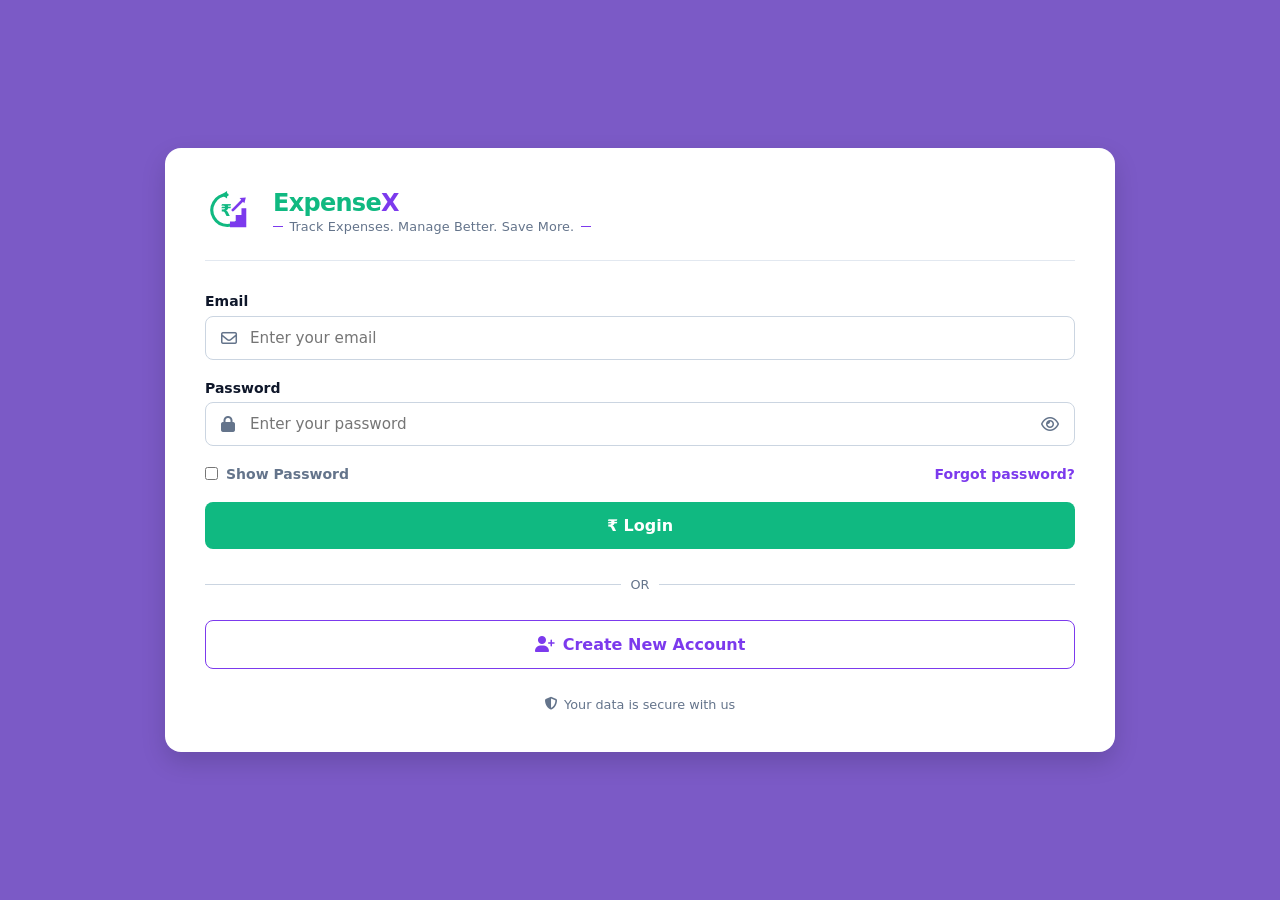
<file: expensex-backend/frontend/index.html>
<!DOCTYPE html>
<html lang="en">
<head>
  <meta charset="UTF-8" />
  <meta name="viewport" content="width=device-width, initial-scale=1.0" />
  <title>ExpenseX - Login</title>
  <link rel="preconnect" href="https://fonts.googleapis.com">
  <link rel="preconnect" href="https://fonts.gstatic.com" crossorigin>
  <link href="https://fonts.googleapis.com/css2?family=Poppins:wght@400;500;600;700;800&display=swap" rel="stylesheet">
  <link rel="stylesheet" href="https://cdnjs.cloudflare.com/ajax/libs/font-awesome/6.5.0/css/all.min.css" />
  <style>
    :root {
      --primary-color: #7c3aed;
      --primary-dark: #6d28d9;
      --bg-color: #7b5ac6;
      --card-bg: #ffffff;
      --text-main: #0f172a;
      --text-muted: #64748b;
      --border-color: #cbd5e1;
      --success: #10b981;
    }

    * {
      box-sizing: border-box;
      margin: 0;
      padding: 0;
      font-family: system-ui, -apple-system, BlinkMacSystemFont, 'Segoe UI', Roboto, sans-serif;
    }

    body {
      background-color: var(--bg-color);
      color: var(--text-main);
      padding: 2.5rem 1rem;
      display: flex;
      justify-content: center;
      align-items: center;
      min-height: 100vh;
    }

    .card {
      width: 100%;
      max-width: 950px;
      background-color: var(--card-bg);
      padding: 2.5rem;
      border-radius: 16px;
      box-shadow: 0 10px 25px rgba(0, 0, 0, 0.15);
    }

    .brand-header-center {
      display: flex;
      align-items: center;
      gap: 1.25rem;
      margin-bottom: 2rem;
      border-bottom: 1px solid #e2e8f0;
      padding-bottom: 1.5rem;
    }

    .brand-graphic {
      display: flex;
      align-items: center;
      justify-content: center;
      flex-shrink: 0;
    }

    .brand-svg {
      width: 48px;
      height: 48px;
    }

    .brand-name {
      font-size: 1.5rem;
      font-weight: 800;
      letter-spacing: -0.03em;
      line-height: 1.1;
      color: var(--success);
    }

    .brand-name .x-accent {
      color: var(--primary-color);
    }

    .brand-tagline {
      font-size: 0.8rem;
      color: var(--text-muted);
      margin-top: 0.2rem;
      font-weight: 500;
      letter-spacing: 0.01em;
      display: flex;
      align-items: center;
      gap: 0.4rem;
    }

    .brand-tagline .dash {
      display: inline-block;
      width: 10px;
      height: 1px;
      background-color: var(--primary-color);
    }

    form {
      display: flex;
      flex-direction: column;
      gap: 1.25rem;
    }

    .form-group {
      display: flex;
      flex-direction: column;
      gap: 0.4rem;
    }

    label {
      font-size: 0.875rem;
      font-weight: 600;
      color: var(--text-main);
    }

    .input-wrapper {
      position: relative;
      display: flex;
      align-items: center;
    }

    .field-icon {
      position: absolute;
      left: 1rem;
      color: var(--text-muted);
    }

    .toggle-password {
      position: absolute;
      right: 1rem;
      color: var(--text-muted);
      cursor: pointer;
    }

    input {
      width: 100%;
      padding: 0.75rem 2.75rem;
      border: 1px solid var(--border-color);
      border-radius: 8px;
      font-size: 0.95rem;
      outline: none;
      transition: border-color 0.2s, box-shadow 0.2s;
      background-color: #fff;
    }

    input:focus {
      border-color: var(--success);
      box-shadow: 0 0 0 3px rgba(16, 185, 129, 0.15);
    }

    .form-row {
      display: flex;
      justify-content: space-between;
      align-items: center;
      font-size: 0.875rem;
    }

    .checkbox-container {
      display: flex;
      align-items: center;
      gap: 0.5rem;
      color: var(--text-muted);
      cursor: pointer;
    }

    .checkbox-container input {
      width: auto;
      padding: 0;
    }

    .link {
      color: var(--primary-color);
      text-decoration: none;
      font-weight: 600;
    }

    .link:hover {
      text-decoration: underline;
    }

    .btn {
      width: 100%;
      padding: 0.875rem;
      border-radius: 8px;
      font-weight: 600;
      font-size: 1rem;
      cursor: pointer;
      text-align: center;
      text-decoration: none;
      border: none;
      transition: background-color 0.2s;
    }

    .btn-primary {
      background-color: var(--success);
      color: white;
    }

    .btn-primary:hover {
      background-color: #059669;
    }

    .divider {
      display: flex;
      align-items: center;
      text-align: center;
      color: var(--text-muted);
      margin: 0.5rem 0;
      font-size: 0.8rem;
    }

    .divider::before, .divider::after {
      content: '';
      flex: 1;
      border-bottom: 1px solid var(--border-color);
    }

    .divider::before { margin-right: .75em; }
    .divider::after { margin-left: .75em; }

    .btn-secondary {
      background-color: transparent;
      color: var(--primary-color);
      border: 1px solid var(--primary-color);
      display: flex;
      justify-content: center;
      align-items: center;
      gap: 0.5rem;
    }

    .btn-secondary:hover {
      background-color: rgba(124, 58, 237, 0.05);
    }

    .footer-note {
      text-align: center;
      font-size: 0.8rem;
      color: var(--text-muted);
      display: flex;
      justify-content: center;
      align-items: center;
      gap: 0.4rem;
      margin-top: 0.5rem;
    }
  </style>
</head>
<body>

  <main class="card">
    <header class="brand-header-center">
      <div class="brand-graphic">
        <svg viewBox="0 0 100 100" class="brand-svg">
          <path d="M 46 14 A 32 32 0 1 0 74 62" fill="none" stroke="#10b981" stroke-width="6.5" stroke-linecap="round" />
          <polygon points="46,6 46,22 34,14" fill="#10b981" />
          <text x="44" y="58" text-anchor="middle" font-size="34" font-weight="900" fill="#10b981" font-family="'Poppins', sans-serif">₹</text>
          <line x1="58" y1="46" x2="80" y2="24" stroke="#7c3aed" stroke-width="5.5" stroke-linecap="round" />
          <polygon points="85,20 72,21 82,32" fill="#7c3aed" />
          <path d="M 52 82 L 52 70 L 64 70 L 64 56 L 76 56 L 76 42 L 86 42 L 86 82 Z" fill="#7c3aed" />
        </svg>
      </div>
      <div>
        <h1 class="brand-name">Expense<span class="x-accent">X</span></h1>
        <p class="brand-tagline"><span class="dash"></span> Track Expenses. Manage Better. Save More. <span class="dash"></span></p>
      </div>
    </header>

    <form action="dashboard.html" id="loginForm">
      <div class="form-group">
        <label for="email">Email</label>
        <div class="input-wrapper">
          <i class="fa-regular fa-envelope field-icon"></i>
          <input type="email" id="email" placeholder="Enter your email" required />
        </div>
      </div>

      <div class="form-group">
        <label for="password">Password</label>
        <div class="input-wrapper">
          <i class="fa-solid fa-lock field-icon"></i>
          <input type="password" id="password" placeholder="Enter your password" required />
          <i class="fa-regular fa-eye toggle-password" id="eyeIcon" onclick="togglePassword()"></i>
        </div>
      </div>

      <div class="form-row">
        <label class="checkbox-container">
          <input type="checkbox" id="showPasswordCheck" onchange="syncPassword(this.checked)" />
          <span>Show Password</span>
        </label>
        <a href="#" class="link">Forgot password?</a>
      </div>

      <button type="submit" class="btn btn-primary">
        <span>₹</span> Login
      </button>

      <div class="divider">
        <span>OR</span>
      </div>

      <a href="register.html" class="btn btn-secondary">
        <i class="fa-solid fa-user-plus"></i> Create New Account
      </a>

      <div class="footer-note">
        <i class="fa-solid fa-shield-halved"></i>
        <span>Your data is secure with us</span>
      </div>
    </form>
  </main>

  <script>
    const passwordInput = document.getElementById('password');
    const eyeIcon = document.getElementById('eyeIcon');
    const showPasswordCheck = document.getElementById('showPasswordCheck');

    function togglePassword() {
      const isPassword = passwordInput.type === 'password';
      passwordInput.type = isPassword ? 'text' : 'password';
      eyeIcon.classList.toggle('fa-eye', !isPassword);
      eyeIcon.classList.toggle('fa-eye-slash', isPassword);
      showPasswordCheck.checked = isPassword;
    }

    function syncPassword(show) {
      passwordInput.type = show ? 'text' : 'password';
      eyeIcon.classList.toggle('fa-eye', !show);
      eyeIcon.classList.toggle('fa-eye-slash', show);
    }

    document.getElementById('loginForm').addEventListener('submit', function(e) {
      const emailVal = document.getElementById('email').value.trim();
      const userKey = emailVal.split('@')[0].toLowerCase();

      // Set the isolated user key for your backend/database lookups
      localStorage.setItem('expenseX_userkey', userKey);

      // Fetch the real saved full name from registration storage if available
      const registeredName = localStorage.getItem(`expenseX_saved_name_${userKey}`);
      if (registeredName) {
        localStorage.setItem('expenseX_fullname', registeredName);
      } else {
        const fallbackName = userKey.charAt(0).toUpperCase() + userKey.slice(1);
        localStorage.setItem('expenseX_fullname', fallbackName);
      }
    });
  </script>
</body>
</html>
</file>
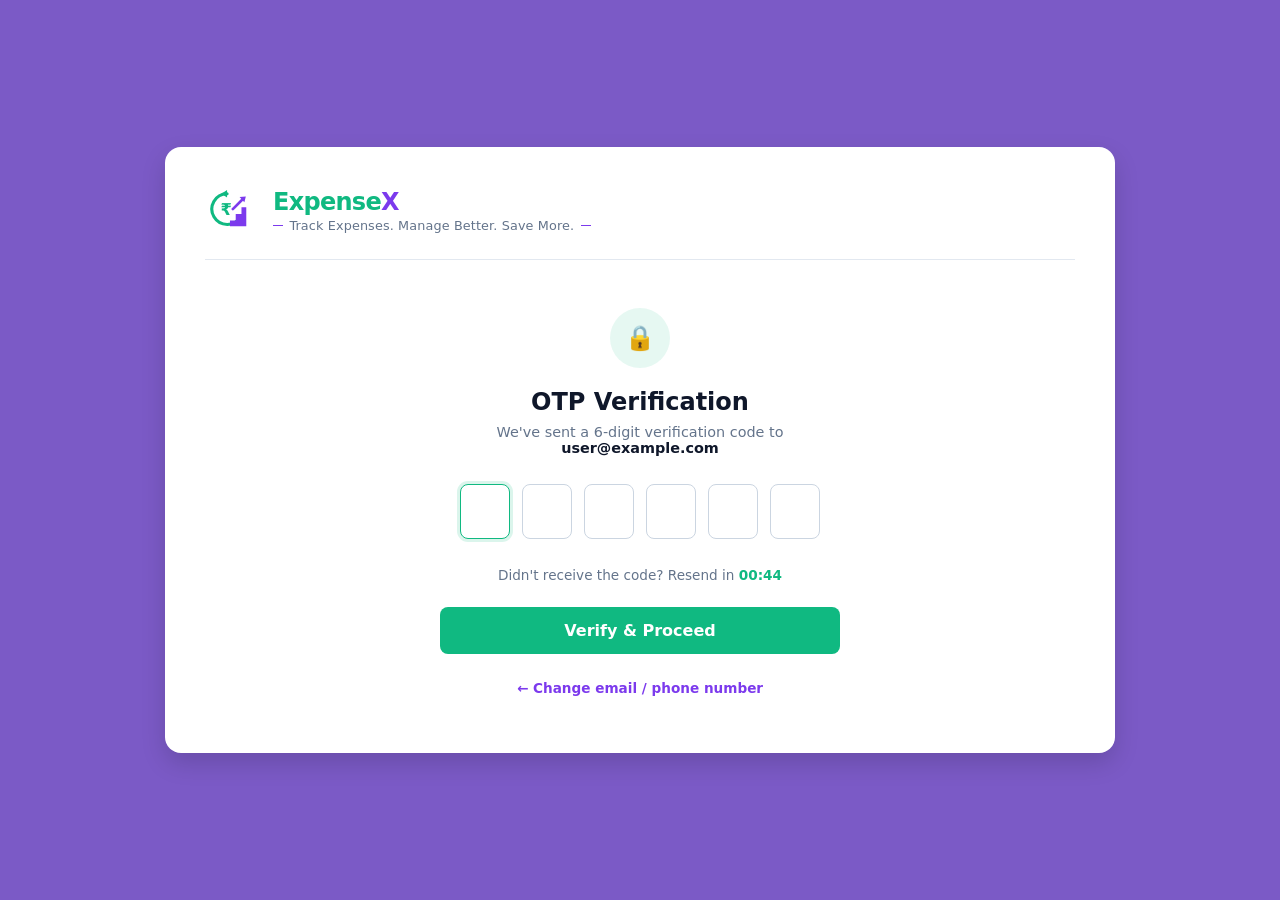
<file: expensex-backend/frontend/otp.html>
<!DOCTYPE html>
<html lang="en">
<head>
  <meta charset="UTF-8" />
  <meta name="viewport" content="width=device-width, initial-scale=1.0" />
  <title>ExpenseX - Verify OTP</title>
  <style>
    :root {
      --primary-color: #7c3aed;
      --primary-dark: #6d28d9;
      --bg-color: #7b5ac6;
      --card-bg: #ffffff;
      --text-main: #0f172a;
      --text-muted: #64748b;
      --border-color: #cbd5e1;
      --success: #10b981;
    }

    * {
      box-sizing: border-box;
      margin: 0;
      padding: 0;
      font-family: system-ui, -apple-system, BlinkMacSystemFont, 'Segoe UI', Roboto, sans-serif;
    }

    body {
      background-color: var(--bg-color);
      color: var(--text-main);
      padding: 2.5rem 1rem;
      display: flex;
      justify-content: center;
      align-items: center;
      min-height: 100vh;
    }

    .otp-container {
      width: 100%;
      max-width: 950px;
      background-color: var(--card-bg);
      padding: 2.5rem;
      border-radius: 16px;
      box-shadow: 0 10px 25px rgba(0, 0, 0, 0.15);
    }

    .brand-header-center {
      display: flex;
      align-items: center;
      gap: 1.25rem;
      margin-bottom: 2rem;
      border-bottom: 1px solid #e2e8f0;
      padding-bottom: 1.5rem;
    }

    .brand-graphic {
      display: flex;
      align-items: center;
      justify-content: center;
      flex-shrink: 0;
    }

    .brand-svg {
      width: 48px;
      height: 48px;
    }

    .brand-text-wrapper {
      display: flex;
      flex-direction: column;
      justify-content: center;
    }

    .brand-name {
      font-size: 1.5rem;
      font-weight: 800;
      letter-spacing: -0.03em;
      line-height: 1.1;
      color: var(--success);
    }

    .brand-name .x-accent {
      color: var(--primary-color);
    }

    .brand-tagline {
      font-size: 0.8rem;
      color: var(--text-muted);
      margin-top: 0.2rem;
      font-weight: 500;
      letter-spacing: 0.01em;
      display: flex;
      align-items: center;
      gap: 0.4rem;
    }

    .brand-tagline .dash {
      display: inline-block;
      width: 10px;
      height: 1px;
      background-color: var(--primary-color);
    }

    .otp-content {
      text-align: center;
      padding: 1rem 0;
    }

    .icon-badge {
      width: 60px;
      height: 60px;
      background-color: rgba(16, 185, 129, 0.1);
      color: var(--success);
      border-radius: 50%;
      display: flex;
      align-items: center;
      justify-content: center;
      margin: 0 auto 1.25rem auto;
      font-size: 1.5rem;
    }

    .brand-title {
      font-size: 1.5rem;
      font-weight: 800;
      color: var(--text-main);
      margin-bottom: 0.5rem;
    }

    .otp-inputs {
      display: flex;
      justify-content: center;
      gap: 0.75rem;
      margin: 1.75rem 0;
    }

    .otp-input {
      width: 50px;
      height: 55px;
      text-align: center;
      font-size: 1.25rem;
      font-weight: 700;
      border: 1px solid var(--border-color);
      border-radius: 8px;
      outline: none;
      transition: border-color 0.2s, box-shadow 0.2s;
    }

    .otp-input:focus {
      border-color: var(--success);
      box-shadow: 0 0 0 3px rgba(16, 185, 129, 0.15);
    }

    .submit-btn {
      width: 100%;
      max-width: 400px;
      padding: 0.875rem;
      background-color: var(--success);
      color: white;
      border: none;
      border-radius: 8px;
      font-weight: 600;
      font-size: 1rem;
      cursor: pointer;
      transition: background-color 0.2s;
      margin: 1rem auto 0 auto;
      display: block;
    }

    .submit-btn:hover {
      background-color: #059669;
    }

    .link {
      color: var(--primary-color);
      text-decoration: none;
      font-weight: 600;
    }

    .link:hover {
      text-decoration: underline;
    }
  </style>
</head>
<body>

  <main class="otp-container">
    <header class="brand-header-center">
      <div class="brand-graphic">
        <svg viewBox="0 0 100 100" class="brand-svg">
          <path d="M 46 14 A 32 32 0 1 0 74 62" fill="none" stroke="#10b981" stroke-width="6.5" stroke-linecap="round" />
          <polygon points="46,6 46,22 34,14" fill="#10b981" />
          <text x="44" y="58" text-anchor="middle" font-size="34" font-weight="900" fill="#10b981" font-family="'Poppins', sans-serif">₹</text>
          <line x1="58" y1="46" x2="80" y2="24" stroke="#7c3aed" stroke-width="5.5" stroke-linecap="round" />
          <polygon points="85,20 72,21 82,32" fill="#7c3aed" />
          <path d="M 52 82 L 52 70 L 64 70 L 64 56 L 76 56 L 76 42 L 86 42 L 86 82 Z" fill="#7c3aed" />
        </svg>
      </div>
      <div class="brand-text-wrapper">
        <h1 class="brand-name">Expense<span class="x-accent">X</span></h1>
        <p class="brand-tagline"><span class="dash"></span> Track Expenses. Manage Better. Save More. <span class="dash"></span></p>
      </div>
    </header>

    <div class="otp-content">
      <div class="icon-badge">🔒</div>

      <header>
        <h1 class="brand-title">OTP Verification</h1>
        <p style="font-size: 0.9rem; color: var(--text-muted); margin-top: 0.25rem;">
          We've sent a 6-digit verification code to<br />
          <strong style="color: var(--text-main);" id="userEmailDisplay">user@example.com</strong>
        </p>
      </header>

      <form action="index.html" method="GET">
        <div class="otp-inputs">
          <input type="text" class="otp-input" maxlength="1" pattern="[0-9]" inputmode="numeric" required />
          <input type="text" class="otp-input" maxlength="1" pattern="[0-9]" inputmode="numeric" required />
          <input type="text" class="otp-input" maxlength="1" pattern="[0-9]" inputmode="numeric" required />
          <input type="text" class="otp-input" maxlength="1" pattern="[0-9]" inputmode="numeric" required />
          <input type="text" class="otp-input" maxlength="1" pattern="[0-9]" inputmode="numeric" required />
          <input type="text" class="otp-input" maxlength="1" pattern="[0-9]" inputmode="numeric" required />
        </div>

        <div style="font-size: 0.85rem; color: var(--text-muted); margin-bottom: 1.5rem;">
          Didn't receive the code? 
          <span id="timerWrapper">Resend in <strong style="color: var(--success);" id="countdown">00:45</strong></span>
          <a href="#" class="link" id="resendBtn" style="display:none;" onclick="resendOtp(event)">Resend OTP</a>
        </div>

        <button type="submit" class="submit-btn">Verify & Proceed</button>

        <div style="margin-top: 1.5rem;">
          <a href="register.html" class="link" style="font-size: 0.85rem;">← Change email / phone number</a>
        </div>
      </form>
    </div>
  </main>

  <script>
    // Load email from localStorage
    const savedEmail = localStorage.getItem('expenseX_email');
    if (savedEmail) {
      document.getElementById('userEmailDisplay').textContent = savedEmail;
    }

    const inputs = document.querySelectorAll('.otp-input');
    const resendBtn = document.getElementById('resendBtn');
    const timerWrapper = document.getElementById('timerWrapper');
    const countdownEl = document.getElementById('countdown');

    inputs[0].focus();

    inputs.forEach((input, index) => {
      input.addEventListener('input', (e) => {
        const val = e.target.value.replace(/[^0-9]/g, '');
        e.target.value = val;
        if (val && index < inputs.length - 1) inputs[index + 1].focus();
      });

      input.addEventListener('keydown', (e) => {
        if (e.key === 'Backspace' && !input.value && index > 0) inputs[index - 1].focus();
      });
    });

    let timeLeft = 45;
    let timerInterval;

    function startTimer() {
      timeLeft = 45;
      resendBtn.style.display = 'none';
      timerWrapper.style.display = 'inline';
      clearInterval(timerInterval);

      timerInterval = setInterval(() => {
        timeLeft--;
        countdownEl.textContent = timeLeft < 10 ? `00:0${timeLeft}` : `00:${timeLeft}`;
        if (timeLeft <= 0) {
          clearInterval(timerInterval);
          timerWrapper.style.display = 'none';
          resendBtn.style.display = 'inline';
        }
      }, 1000);
    }

    function resendOtp(event) {
      event.preventDefault();
      inputs.forEach(input => input.value = '');
      inputs[0].focus();
      startTimer();
    }

    startTimer();
  </script>
</body>
</html>
</file>
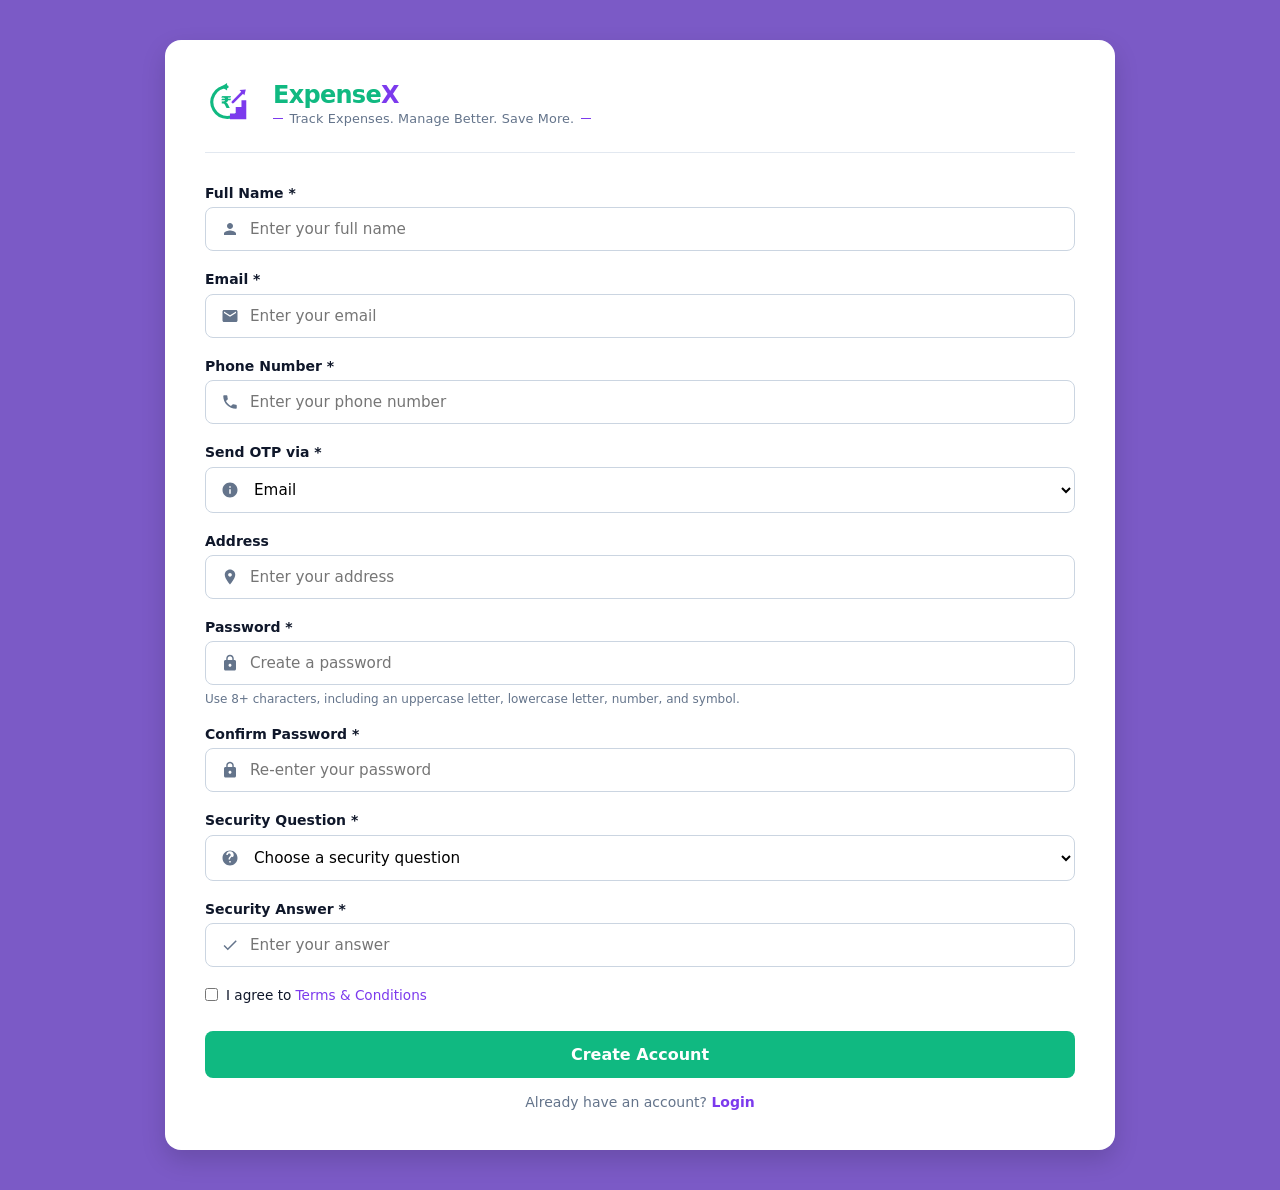
<file: expensex-backend/frontend/register.html>
<!DOCTYPE html>
<html lang="en">
<head>
  <meta charset="UTF-8">
  <meta name="viewport" content="width=device-width, initial-scale=1.0">
  <title>ExpenseX - Register</title>
  <style>
    :root {
      --primary-color: #7c3aed;
      --primary-dark: #6d28d9;
      --bg-color: #7b5ac6;
      --card-bg: #ffffff;
      --text-main: #0f172a;
      --text-muted: #64748b;
      --border-color: #cbd5e1;
      --success: #10b981;
    }

    * {
      box-sizing: border-box;
      margin: 0;
      padding: 0;
      font-family: system-ui, -apple-system, BlinkMacSystemFont, 'Segoe UI', Roboto, sans-serif;
    }

    body {
      background-color: var(--bg-color);
      color: var(--text-main);
      padding: 2.5rem 1rem;
      display: flex;
      justify-content: center;
      align-items: center;
      min-height: 100vh;
    }

    .register-container {
      width: 100%;
      max-width: 950px;
      background-color: var(--card-bg);
      padding: 2.5rem;
      border-radius: 16px;
      box-shadow: 0 10px 25px rgba(0, 0, 0, 0.15);
    }

    .brand-header-center {
      display: flex;
      align-items: center;
      gap: 1.25rem;
      margin-bottom: 2rem;
      border-bottom: 1px solid #e2e8f0;
      padding-bottom: 1.5rem;
    }

    .brand-graphic {
      display: flex;
      align-items: center;
      justify-content: center;
      flex-shrink: 0;
    }

    .brand-svg {
      width: 48px;
      height: 48px;
    }

    .brand-text-wrapper {
      display: flex;
      flex-direction: column;
      justify-content: center;
    }

    .brand-name {
      font-size: 1.5rem;
      font-weight: 800;
      letter-spacing: -0.03em;
      line-height: 1.1;
      color: var(--success);
    }

    .brand-name .x-accent {
      color: var(--primary-color);
    }

    .brand-tagline {
      font-size: 0.8rem;
      color: var(--text-muted);
      margin-top: 0.2rem;
      font-weight: 500;
      letter-spacing: 0.01em;
      display: flex;
      align-items: center;
      gap: 0.4rem;
    }

    .brand-tagline .dash {
      display: inline-block;
      width: 10px;
      height: 1px;
      background-color: var(--primary-color);
    }

    form {
      display: flex;
      flex-direction: column;
      gap: 1.25rem;
    }

    .form-group {
      display: flex;
      flex-direction: column;
      gap: 0.4rem;
    }

    label {
      font-size: 0.875rem;
      font-weight: 600;
      color: var(--text-main);
    }

    .input-wrapper {
      position: relative;
      display: flex;
      align-items: center;
    }

    .input-icon {
      position: absolute;
      left: 1rem;
      color: var(--text-muted);
      display: flex;
      align-items: center;
      justify-content: center;
      pointer-events: none;
    }

    .input-icon svg {
      width: 18px;
      height: 18px;
      fill: currentColor;
    }

    input, select {
      width: 100%;
      padding: 0.75rem 1rem 0.75rem 2.75rem;
      border: 1px solid var(--border-color);
      border-radius: 8px;
      font-size: 0.95rem;
      outline: none;
      transition: border-color 0.2s, box-shadow 0.2s;
      background-color: #fff;
    }

    input:focus, select:focus {
      border-color: var(--success);
      box-shadow: 0 0 0 3px rgba(16, 185, 129, 0.15);
    }

    .checkbox-group {
      display: flex;
      align-items: center;
      gap: 0.5rem;
      font-size: 0.875rem;
      color: var(--text-muted);
    }

    .checkbox-group input {
      width: auto;
      padding: 0;
    }

    .checkbox-group a {
      color: var(--primary-color);
      text-decoration: none;
    }

    .checkbox-group a:hover {
      text-decoration: underline;
    }

    .submit-btn {
      width: 100%;
      padding: 0.875rem;
      background-color: var(--success);
      color: white;
      border: none;
      border-radius: 8px;
      font-weight: 600;
      font-size: 1rem;
      cursor: pointer;
      transition: background-color 0.2s;
      margin-top: 0.5rem;
    }

    .submit-btn:hover {
      background-color: #059669;
    }

    .login-link-text {
      text-align: center;
      font-size: 0.875rem;
      color: var(--text-muted);
      margin-top: 1rem;
    }

    .login-link-text a {
      color: var(--primary-color);
      text-decoration: none;
      font-weight: 600;
    }

    .login-link-text a:hover {
      text-decoration: underline;
    }
  </style>
</head>
<body>

  <div class="register-container">
    <header class="brand-header-center">
      <div class="brand-graphic">
        <svg viewBox="0 0 100 100" class="brand-svg">
          <path d="M 46 14 A 32 32 0 1 0 74 62" fill="none" stroke="#10b981" stroke-width="6.5" stroke-linecap="round" />
          <polygon points="46,6 46,22 34,14" fill="#10b981" />
          <text x="44" y="58" text-anchor="middle" font-size="34" font-weight="900" fill="#10b981" font-family="'Poppins', sans-serif">₹</text>
          <line x1="58" y1="46" x2="80" y2="24" stroke="#7c3aed" stroke-width="5.5" stroke-linecap="round" />
          <polygon points="85,20 72,21 82,32" fill="#7c3aed" />
          <path d="M 52 82 L 52 70 L 64 70 L 64 56 L 76 56 L 76 42 L 86 42 L 86 82 Z" fill="#7c3aed" />
        </svg>
      </div>
      <div class="brand-text-wrapper">
        <h1 class="brand-name">Expense<span class="x-accent">X</span></h1>
        <p class="brand-tagline"><span class="dash"></span> Track Expenses. Manage Better. Save More. <span class="dash"></span></p>
      </div>
    </header>

    <form id="registerForm">
      <div class="form-group">
        <label for="fullname">Full Name *</label>
        <div class="input-wrapper">
          <span class="input-icon">
            <svg viewBox="0 0 24 24"><path d="M12 12c2.21 0 4-1.79 4-4s-1.79-4-4-4-4 1.79-4 4 1.79 4 4 4zm0 2c-2.67 0-8 1.34-8 4v2h16v-2c0-2.66-5.33-4-8-4z"/></svg>
          </span>
          <input type="text" id="fullname" placeholder="Enter your full name" required>
        </div>
      </div>

      <div class="form-group">
        <label for="email">Email *</label>
        <div class="input-wrapper">
          <span class="input-icon">
            <svg viewBox="0 0 24 24"><path d="M20 4H4c-1.1 0-1.99.9-1.99 2L2 18c0 1.1.9 2 2 2h16c1.1 0 2-.9 2-2V6c0-1.1-.9-2-2-2zm0 4l-8 5-8-5V6l8 5 8-5v2z"/></svg>
          </span>
          <input type="email" id="email" placeholder="Enter your email" required>
        </div>
      </div>

      <div class="form-group">
        <label for="phone">Phone Number *</label>
        <div class="input-wrapper">
          <span class="input-icon">
            <svg viewBox="0 0 24 24"><path d="M6.62 10.79c1.44 2.83 3.76 5.14 6.59 6.59l2.2-2.2c.27-.27.67-.36 1.02-.24 1.12.37 2.33.57 3.57.57.55 0 1 .45 1 1V20c0 .55-.45 1-1 1-9.39 0-17-7.61-17-17 0-.55.45-1 1-1h3.5c.55 0 1 .45 1 1 0 1.25.2 2.45.57 3.57.11.35.03.74-.25 1.02l-2.2 2.2z"/></svg>
          </span>
          <input type="tel" id="phone" placeholder="Enter your phone number" required>
        </div>
      </div>

      <div class="form-group">
        <label for="otp-method">Send OTP via *</label>
        <div class="input-wrapper">
          <span class="input-icon">
            <svg viewBox="0 0 24 24"><path d="M12 2C6.48 2 2 6.48 2 12s4.48 10 10 10 10-4.48 10-10S17.52 2 12 2zm1 15h-2v-6h2v6zm0-8h-2V7h2v2z"/></svg>
          </span>
          <select id="otp-method" required>
            <option value="email">Email</option>
            <option value="sms">Phone number (SMS)</option>
          </select>
        </div>
      </div>

      <div class="form-group">
        <label for="address">Address</label>
        <div class="input-wrapper">
          <span class="input-icon">
            <svg viewBox="0 0 24 24"><path d="M12 2C8.13 2 5 5.13 5 9c0 5.25 7 13 7 13s7-7.75 7-13c0-3.87-3.13-7-7-7zm0 9.5c-1.38 0-2.5-1.12-2.5-2.5s1.12-2.5 2.5-2.5 2.5 1.12 2.5 2.5-1.12 2.5-2.5 2.5z"/></svg>
          </span>
          <input type="text" id="address" placeholder="Enter your address">
        </div>
      </div>

      <div class="form-group">
        <label for="password">Password *</label>
        <div class="input-wrapper">
          <span class="input-icon">
            <svg viewBox="0 0 24 24"><path d="M18 8h-1V6c0-2.76-2.24-5-5-5S7 3.24 7 6v2H6c-1.1 0-2 .9-2 2v10c0 1.1.9 2 2 2h12c1.1 0 2-.9 2-2V10c0-1.1-.9-2-2-2zm-6 9c-1.1 0-2-.9-2-2s.9-2 2-2 2 .9 2 2-.9 2-2 2zm3.1-9H8.9V6c0-1.71 1.39-3.1 3.1-3.1 1.71 0 3.1 1.39 3.1 3.1v2z"/></svg>
          </span>
          <input type="password" id="password" placeholder="Create a password" required>
        </div>
        <small style="color: var(--text-muted); font-size: 0.75rem;">Use 8+ characters, including an uppercase letter, lowercase letter, number, and symbol.</small>
      </div>

      <div class="form-group">
        <label for="confirm-password">Confirm Password *</label>
        <div class="input-wrapper">
          <span class="input-icon">
            <svg viewBox="0 0 24 24"><path d="M18 8h-1V6c0-2.76-2.24-5-5-5S7 3.24 7 6v2H6c-1.1 0-2 .9-2 2v10c0 1.1.9 2 2 2h12c1.1 0 2-.9 2-2V10c0-1.1-.9-2-2-2zm-6 9c-1.1 0-2-.9-2-2s.9-2 2-2 2 .9 2 2-.9 2-2 2zm3.1-9H8.9V6c0-1.71 1.39-3.1 3.1-3.1 1.71 0 3.1 1.39 3.1 3.1v2z"/></svg>
          </span>
          <input type="password" id="confirm-password" placeholder="Re-enter your password" required>
        </div>
      </div>

      <div class="form-group">
        <label for="security-question">Security Question *</label>
        <div class="input-wrapper">
          <span class="input-icon">
            <svg viewBox="0 0 24 24"><path d="M12 2C6.48 2 2 6.48 2 12s4.48 10 10 10 10-4.48 10-10S17.52 2 12 2zm1 16h-2v-2h2v2zm1.07-7.75l-.9.92C12.45 11.9 12 12.5 12 14h-2v-.5c0-1.1.45-2.1 1.17-2.83l1.24-1.26c.37-.36.59-.86.59-1.41 0-1.1-.9-2-2-2s-2 .9-2 2H7c0-2.76 2.24-5 5-5s5 2.24 5 5c0 1.02-.42 1.95-1.07 2.75z"/></svg>
          </span>
          <select id="security-question" required>
            <option value="" disabled selected>Choose a security question</option>
            <option value="city">What city were you born in?</option>
            <option value="school">What is the name of your school?</option>
            <option value="pet">What was the name of your first pet?</option>
          </select>
        </div>
      </div>

      <div class="form-group">
        <label for="security-answer">Security Answer *</label>
        <div class="input-wrapper">
          <span class="input-icon">
            <svg viewBox="0 0 24 24"><path d="M9 16.17L4.83 12l-1.42 1.41L9 19 21 7l-1.41-1.41L9 16.17z"/></svg>
          </span>
          <input type="text" id="security-answer" placeholder="Enter your answer" required>
        </div>
      </div>

      <div class="checkbox-group">
        <input type="checkbox" id="terms" required>
        <label for="terms" style="font-weight: 400; font-size: 0.85rem;">I agree to <a href="">Terms & Conditions</a></label>
      </div>

      <button type="submit" class="submit-btn">Create Account</button>
    </form>

    <div class="login-link-text">
      Already have an account? <a href="index.html">Login</a>
    </div>
  </div>

  <script>
    document.getElementById('registerForm').addEventListener('submit', function(e) {
      e.preventDefault();
      const fullname = document.getElementById('fullname').value.trim();
      const email = document.getElementById('email').value.trim();
      const userKey = email.split('@')[0].toLowerCase();
      
      // Save Full Name permanently mapped to the userKey and email
      localStorage.setItem('expenseX_userkey', userKey);
      localStorage.setItem('expenseX_fullname', fullname);
      localStorage.setItem(`expenseX_saved_name_${userKey}`, fullname);
      localStorage.setItem('expenseX_email', email);

      // Redirect to dashboard or OTP
      window.location.href = 'dashboard.html';
    });
  </script>
</body>
</html>
</file>
